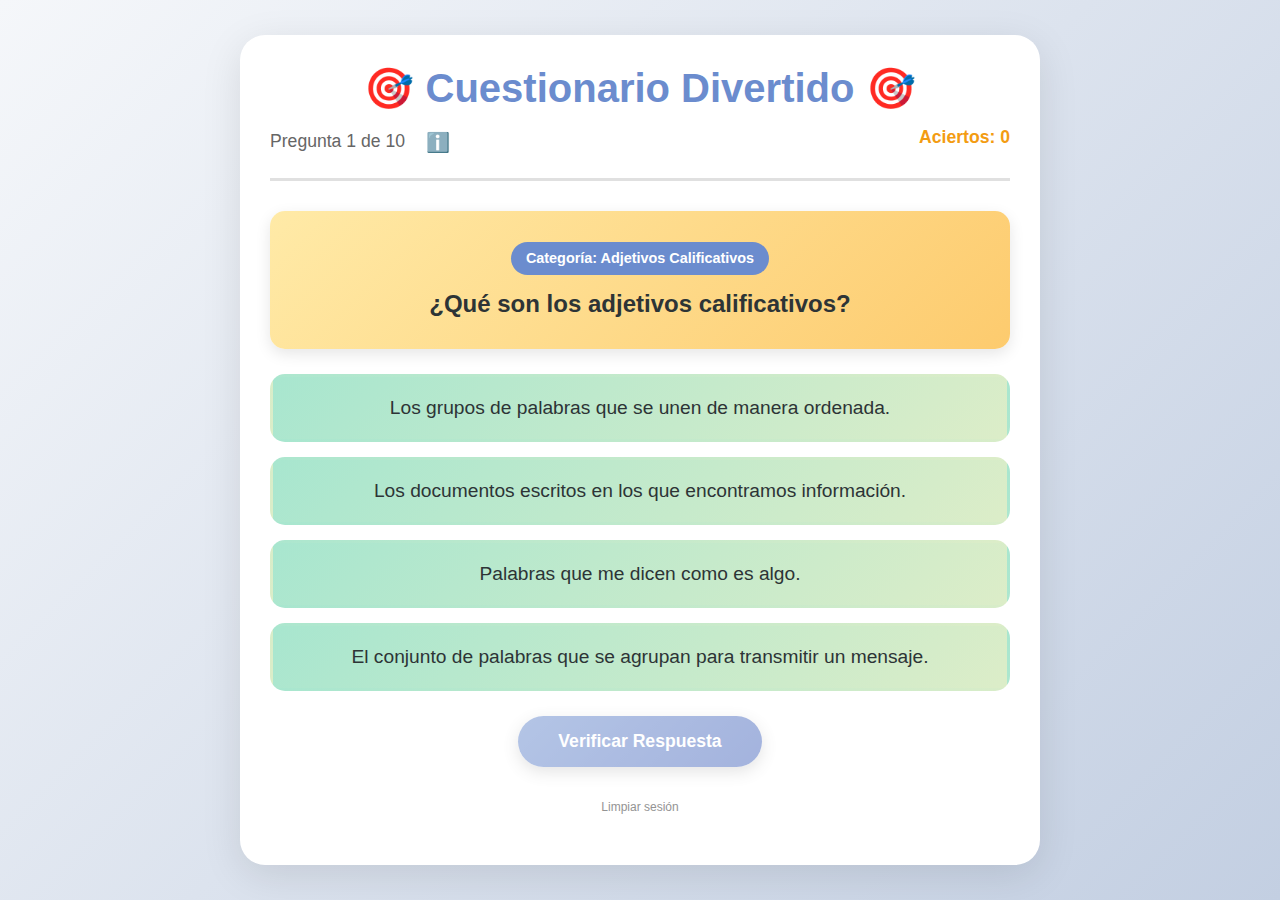
<file: index.html>
<!DOCTYPE html>
<html lang="es">
<head>
    <meta charset="UTF-8">
    <meta name="viewport" content="width=device-width, initial-scale=1.0">
    <title>Cuestionario Interactivo</title>
    <link rel="stylesheet" href="styles.css">
</head>
<body>
    <!-- Contenedor principal -->
    <div class="container">
        <!-- Encabezado -->
        <header>
            <h1>🎯 Cuestionario Divertido 🎯</h1>
            <div id="progress">
                <span>
                    Pregunta <span id="current-question">1</span> de <span id="total-questions">0</span>
                    <button id="info-btn" class="info-icon" title="Ver información de progreso">ℹ️</button>
                </span>
                <span class="score">Aciertos: <span id="score">0</span></span>
            </div>
        </header>

        <!-- Área de la pregunta -->
        <div id="quiz-container">

            <!-- Mensaje de retroalimentación -->
            <div id="feedback" style="display: none;"></div>

            <div id="question-container">
                <h2 id="question-text"></h2>
            </div>

            <!-- Área de respuestas -->
            <div id="answers-container"></div>

            <!-- Botones de acción -->
            <div id="buttons-container">
                <button id="verify-btn" class="btn btn-primary">Verificar Respuesta</button>
                <button id="next-btn" class="btn btn-secondary" style="display: none;">Siguiente Pregunta</button>
            </div>

        </div>

        <!-- Pantalla final -->
        <div id="final-screen" style="display: none;">
            <h2>🎉 ¡Completaste el cuestionario! 🎉</h2>
            <div id="final-score"></div>
            <button id="restart-btn" class="btn btn-primary">Volver a Empezar</button>
        </div>

        <!-- Enlace para limpiar sesión -->
        <div style="text-align: center; margin-top: 30px; padding-bottom: 20px;">
            <a href="#" id="clear-session-link" style="font-size: 0.75rem; color: #666; text-decoration: none; opacity: 0.7;">
                Limpiar sesión
            </a>
        </div>
    </div>

    <!-- Canvas para el efecto de confeti -->
    <canvas id="confetti-canvas"></canvas>

    <!-- Modal de información de progreso -->
    <div id="info-modal" class="modal" style="display: none;">
        <div class="modal-content">
            <span class="close-modal">&times;</span>
            <h2>📊 Información de Progreso</h2>
            <div id="modal-info-content"></div>
        </div>
    </div>

    <!-- Script principal -->
    <script src="script.min.js"></script>
</body>
</html>
</file>
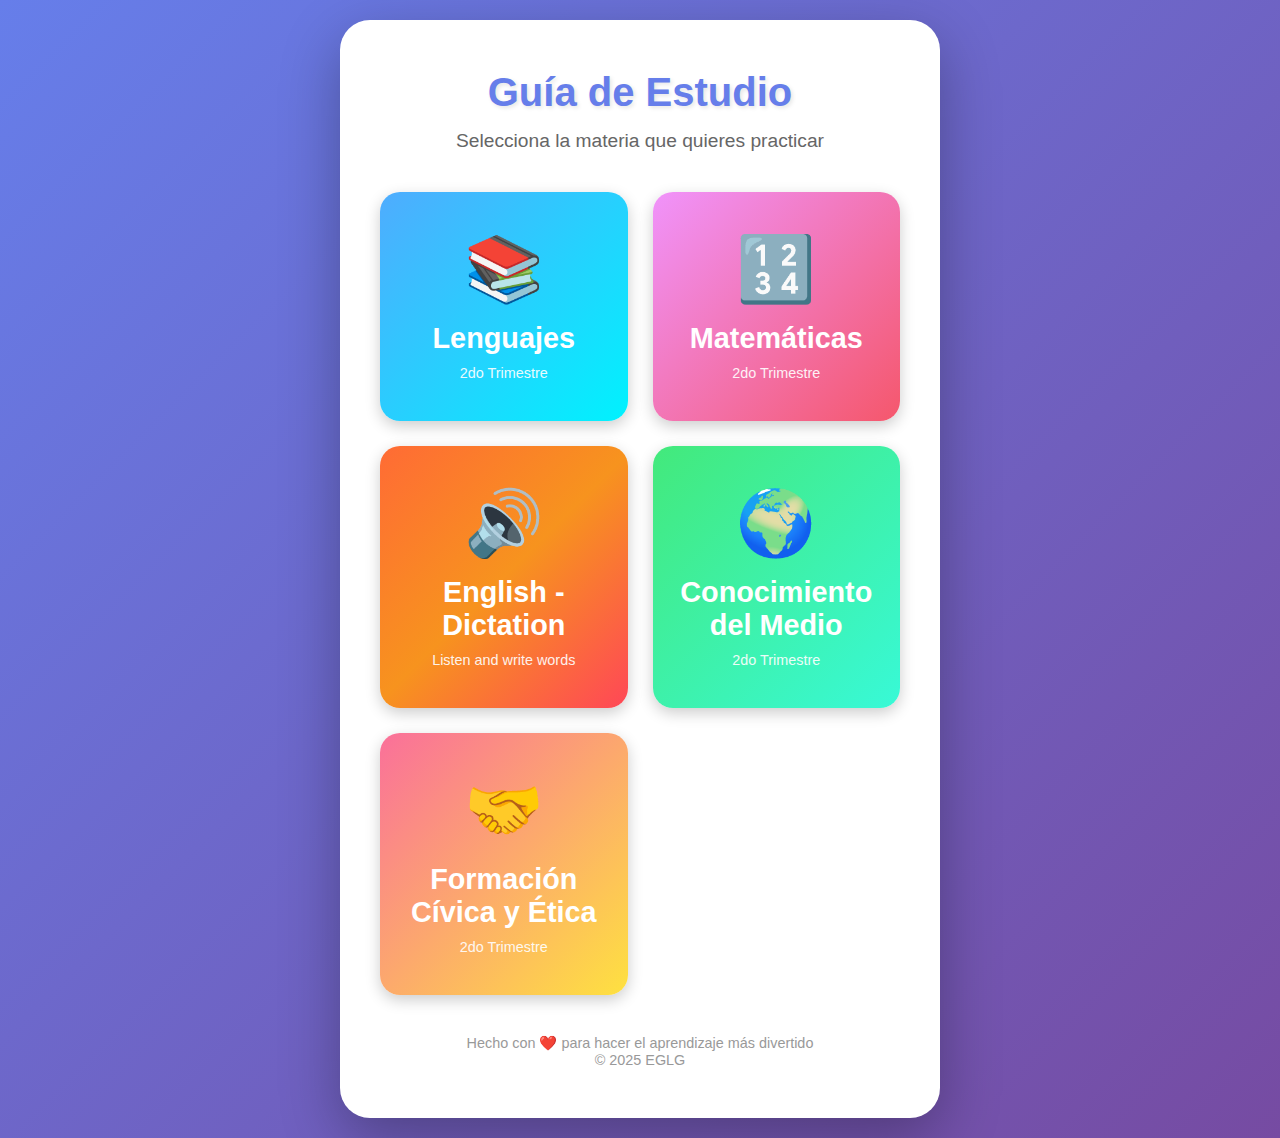
<file: docs/index.html>
<!DOCTYPE html>
<html lang="es">
<head>
    <meta charset="UTF-8">
    <meta name="viewport" content="width=device-width, initial-scale=1.0">
    <title>Guía de Estudio - Selecciona una Materia</title>
    <style>
        * {
            margin: 0;
            padding: 0;
            box-sizing: border-box;
        }

        body {
            font-family: 'Comic Sans MS', 'Arial Rounded MT Bold', sans-serif;
            background: linear-gradient(135deg, #667eea 0%, #764ba2 100%);
            min-height: 100vh;
            display: flex;
            justify-content: center;
            align-items: center;
            padding: 20px;
        }

        .container {
            background: white;
            border-radius: 30px;
            padding: 50px 40px;
            box-shadow: 0 20px 60px rgba(0, 0, 0, 0.3);
            max-width: 600px;
            width: 100%;
            text-align: center;
        }

        h1 {
            color: #667eea;
            font-size: 2.5em;
            margin-bottom: 15px;
            text-shadow: 2px 2px 4px rgba(0, 0, 0, 0.1);
        }

        .subtitle {
            color: #666;
            font-size: 1.2em;
            margin-bottom: 40px;
        }

        .subjects-grid {
            display: grid;
            grid-template-columns: repeat(auto-fit, minmax(200px, 1fr));
            gap: 25px;
            margin-top: 30px;
        }

        .subject-card {
            background: linear-gradient(135deg, #667eea 0%, #764ba2 100%);
            border-radius: 20px;
            padding: 40px 20px;
            cursor: pointer;
            transition: all 0.3s ease;
            text-decoration: none;
            color: white;
            box-shadow: 0 5px 15px rgba(0, 0, 0, 0.2);
        }

        .subject-card:hover {
            transform: translateY(-10px);
            box-shadow: 0 15px 30px rgba(0, 0, 0, 0.3);
        }

        .subject-card.matematicas {
            background: linear-gradient(135deg, #f093fb 0%, #f5576c 100%);
        }

        .subject-card.lenguajes {
            background: linear-gradient(135deg, #4facfe 0%, #00f2fe 100%);
        }

        .subject-card.conocimientoMedio {
            background: linear-gradient(135deg, #43e97b 0%, #38f9d7 100%);
        }

        .subject-card.formacionCivicaEtica {
            background: linear-gradient(135deg, #fa709a 0%, #fee140 100%);
        }

        .subject-card.ingles {
            background: linear-gradient(135deg, #ff6b35 0%, #f7931e 50%, #ff4757 100%);
            position: relative;
            overflow: hidden;
        }

        .subject-card.ingles.thanksgiving-theme {
            background: linear-gradient(135deg, #d4a574 0%, #e8ac5d 50%, #f4a460 100%);
            box-shadow: 0 5px 15px rgba(212, 165, 116, 0.4);
        }

        .subject-card.ingles.thanksgiving-theme:hover {
            background: linear-gradient(135deg, #f4a460 0%, #ff8c42 50%, #d2691e 100%);
            box-shadow: 0 15px 30px rgba(212, 165, 116, 0.6);
        }

        .subject-card.ingles.thanksgiving-theme::before {
            content: '🌽';
            position: absolute;
            top: 10px;
            right: 15px;
            font-size: 1.5em;
            opacity: 0.7;
            animation: corn-sway 3s ease-in-out infinite;
        }

        .subject-card.ingles.thanksgiving-theme::after {
            content: '🍂';
            position: absolute;
            bottom: 10px;
            left: 15px;
            font-size: 1.2em;
            opacity: 0.6;
            animation: leaf-fall 4s ease-in-out infinite;
        }

        @keyframes corn-sway {
            0%, 100% { transform: rotate(-3deg); }
            50% { transform: rotate(3deg); }
        }

        @keyframes leaf-fall {
            0%, 100% { transform: translateY(0px) rotate(0deg); }
            50% { transform: translateY(5px) rotate(10deg); }
        }

        .subject-card.inglesExamen {
            background: linear-gradient(135deg, #d2bbec 0%, #8e44ad 100%);
        }

        .subject-icon {
            font-size: 4em;
            margin-bottom: 15px;
            display: block;
        }

        .subject-title {
            font-size: 1.8em;
            font-weight: bold;
            margin-bottom: 10px;
        }

        .subject-description {
            font-size: 0.9em;
            opacity: 0.9;
        }

        footer {
            margin-top: 40px;
            color: #999;
            font-size: 0.9em;
        }

        @media (max-width: 600px) {
            h1 {
                font-size: 2em;
            }

            .subjects-grid {
                grid-template-columns: 1fr;
            }

            .container {
                padding: 30px 20px;
            }
        }
    </style>
</head>
<body>
    <div class="container">
        <h1>Guía de Estudio</h1>
        <p class="subtitle">Selecciona la materia que quieres practicar</p>

        <div class="subjects-grid">
            <!-- <a href="quiz.html?subject=matematicas" class="subject-card matematicas">
                <span class="subject-icon">🔢</span>
                <div class="subject-title">Matemáticas</div>
                <div class="subject-description">Números, sumas y conteo</div>
            </a>

            <a href="quiz.html?subject=lenguajes" class="subject-card lenguajes">
                <span class="subject-icon">📚</span>
                <div class="subject-title">Lenguajes</div>
                <div class="subject-description">Vocales, letras y palabras</div>
            </a>

            <a href="quiz.html?subject=conocimientoMedio" class="subject-card conocimientoMedio">
                <span class="subject-icon">🌍</span>
                <div class="subject-title">Conocimiento del Medio</div>
                <div class="subject-description">Cuerpo humano y salud</div>
            </a>

            <a href="quiz.html?subject=formacionCivicaEtica" class="subject-card formacionCivicaEtica">
                <span class="subject-icon">🤝</span>
                <div class="subject-title">Formación Cívica y Ética</div>
                <div class="subject-description">Reglas, respeto y valores</div>
            </a>


            <a href="quiz.html?subject=inglesExamen" class="subject-card inglesExamen">
                <span class="subject-icon">📝</span>
                <div class="subject-title">English Exam</div>
                <div class="subject-description">Reading, grammar, and writing</div>
            </a> 

            <a href="quiz.html?subject=ingles" class="subject-card ingles halloween-theme">
                <span class="subject-icon">🎃</span>
                <div class="subject-title">Halloween Dictation</div>
                <div class="subject-description">Spooky words to spell! 👻</div>
            </a>-->
            <!-- <a href="quiz.html?subject=ingles" class="subject-card ingles thanksgiving-theme">
                <span class="subject-icon">🦃</span>
                <div class="subject-title">Thanksgiving Dictation</div>
                <div class="subject-description">Words of gratitude! 🍂</div>
            </a> 
            <a href="quiz.html?subject=inglesExamen2doTrimestre" class="subject-card inglesExamen">
                <span class="subject-icon">📝</span>
                <div class="subject-title">English Exam <br> 2do Trimestre</div>
                <div class="subject-description">Reading, grammar, and writing</div>
            </a> --> 
            <a href="quiz.html?subject=lenguajes2doTrimestre" class="subject-card lenguajes">
                <span class="subject-icon">📚</span>
                <div class="subject-title">Lenguajes</div>
                <div class="subject-description">2do Trimestre</div>
            </a>
            <a href="quiz.html?subject=matematicas2doTrimestre" class="subject-card matematicas">
                <span class="subject-icon">🔢</span>
                <div class="subject-title">Matemáticas</div>
                <div class="subject-description">2do Trimestre</div>
            </a>
            <a href="quiz.html?subject=ingles" class="subject-card ingles">
                <span class="subject-icon">🔊</span>
                <div class="subject-title">English - Dictation</div>
                <div class="subject-description">Listen and write words</div>
            </a>
            <a href="quiz.html?subject=conocimientoMedio2doTrimestre" class="subject-card conocimientoMedio">
                <span class="subject-icon">🌍</span>
                <div class="subject-title">Conocimiento del Medio</div>
                <div class="subject-description">2do Trimestre</div>
            </a>
            <a href="quiz.html?subject=formacionCivicaEtica2doTrimestre" class="subject-card formacionCivicaEtica">
                <span class="subject-icon">🤝</span>
                <div class="subject-title">Formación Cívica y Ética</div>
                <div class="subject-description">2do Trimestre</div>
            </a>
        </div>

        <footer>
            Hecho con ❤️ para hacer el aprendizaje más divertido
            <br>
            &copy; 2025 EGLG
        </footer>
    </div>
</body>
</html>
</file>
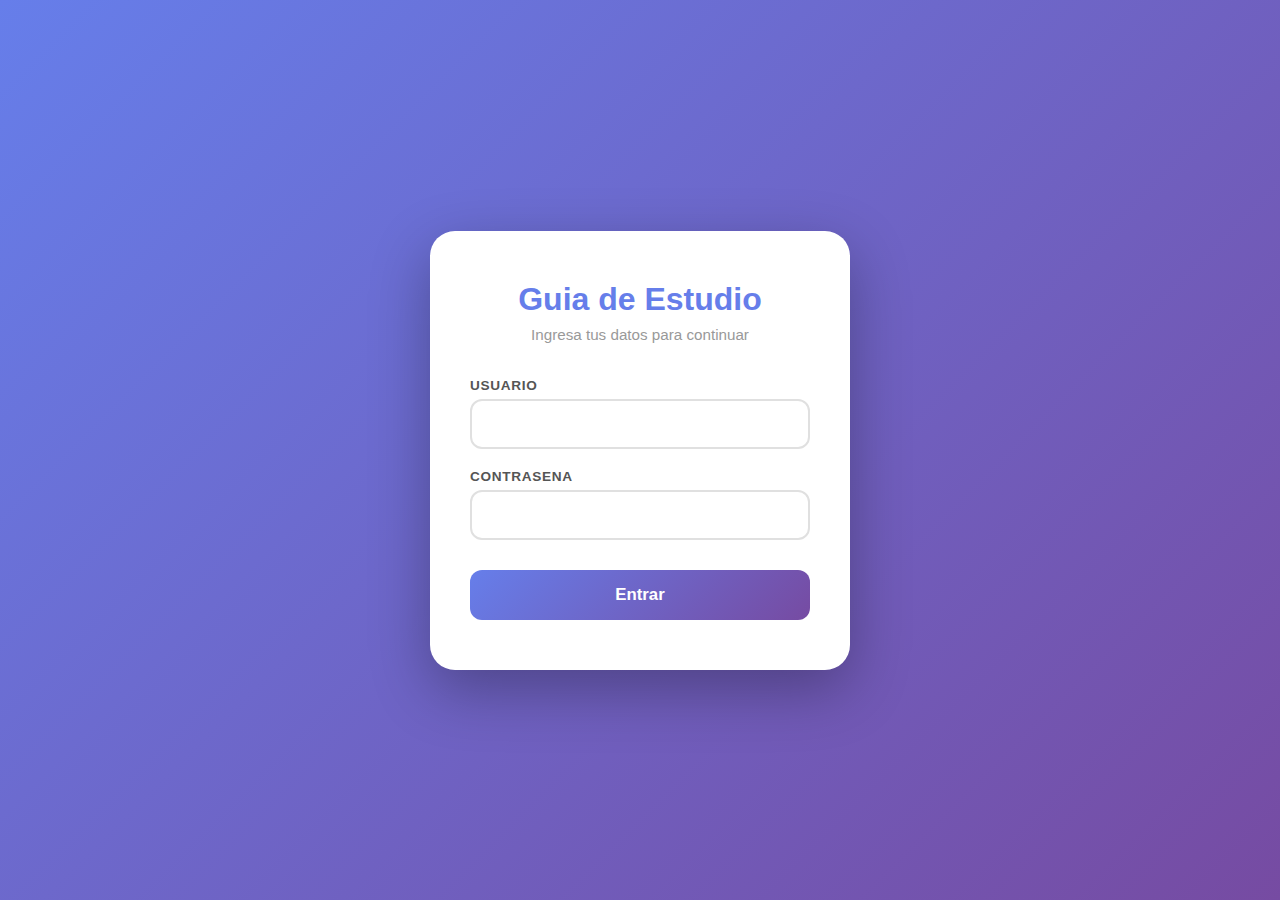
<file: docs/login.html>
<!DOCTYPE html>
<html lang="es">
<head>
    <meta charset="UTF-8">
    <meta name="viewport" content="width=device-width, initial-scale=1.0">
    <title>Iniciar Sesion - Guia de Estudio</title>
    <style>
        * { margin: 0; padding: 0; box-sizing: border-box; }

        body {
            font-family: 'Segoe UI', Tahoma, Geneva, Verdana, sans-serif;
            background: linear-gradient(135deg, #667eea 0%, #764ba2 100%);
            min-height: 100vh;
            display: flex;
            justify-content: center;
            align-items: center;
            padding: 20px;
        }

        .card {
            background: white;
            border-radius: 25px;
            padding: 50px 40px;
            box-shadow: 0 20px 60px rgba(0, 0, 0, 0.3);
            max-width: 420px;
            width: 100%;
            text-align: center;
        }

        h1 {
            color: #667eea;
            font-size: 2em;
            margin-bottom: 8px;
        }

        .subtitle {
            color: #999;
            font-size: 0.95em;
            margin-bottom: 35px;
        }

        .form-group {
            text-align: left;
            margin-bottom: 20px;
        }

        label {
            display: block;
            font-size: 0.85em;
            font-weight: 600;
            color: #555;
            margin-bottom: 6px;
            text-transform: uppercase;
            letter-spacing: 0.05em;
        }

        input[type="text"],
        input[type="password"] {
            width: 100%;
            padding: 14px 16px;
            border: 2px solid #e0e0e0;
            border-radius: 12px;
            font-size: 1em;
            transition: border-color 0.2s;
            outline: none;
        }

        input[type="text"]:focus,
        input[type="password"]:focus {
            border-color: #667eea;
        }

        .btn {
            width: 100%;
            padding: 15px;
            background: linear-gradient(135deg, #667eea 0%, #764ba2 100%);
            color: white;
            border: none;
            border-radius: 12px;
            font-size: 1.05em;
            font-weight: 600;
            cursor: pointer;
            transition: opacity 0.2s, transform 0.1s;
            margin-top: 10px;
        }

        .btn:hover { opacity: 0.9; }
        .btn:active { transform: scale(0.98); }
        .btn:disabled { opacity: 0.6; cursor: not-allowed; }

        .error-msg {
            background: #ffe8e8;
            color: #c0392b;
            border-radius: 10px;
            padding: 12px 16px;
            font-size: 0.9em;
            margin-top: 16px;
            display: none;
        }

        .loading-msg {
            color: #999;
            font-size: 0.9em;
            margin-top: 14px;
            display: none;
        }
    </style>
</head>
<body>
    <div class="card">
        <h1>Guia de Estudio</h1>
        <p class="subtitle">Ingresa tus datos para continuar</p>

        <form id="login-form">
            <div class="form-group">
                <label for="username">Usuario</label>
                <input type="text" id="username" autocomplete="username" autocapitalize="none" required />
            </div>
            <div class="form-group">
                <label for="password">Contrasena</label>
                <input type="password" id="password" autocomplete="current-password" required />
            </div>
            <button type="submit" class="btn" id="submit-btn">Entrar</button>
        </form>

        <p class="error-msg" id="error-msg">Usuario o contrasena incorrectos.</p>
        <p class="loading-msg" id="loading-msg">Verificando...</p>
    </div>

    <script src="js/api.js"></script>
    <script>
        if (isAuthenticated()) {
            window.location.replace('index.html');
        }

        document.getElementById('login-form').addEventListener('submit', async function (e) {
            e.preventDefault();
            var username = document.getElementById('username').value.trim();
            var password = document.getElementById('password').value;
            var btn = document.getElementById('submit-btn');
            var errorMsg = document.getElementById('error-msg');
            var loadingMsg = document.getElementById('loading-msg');

            btn.disabled = true;
            errorMsg.style.display = 'none';
            loadingMsg.style.display = 'block';

            try {
                var res = await fetch(API_BASE + '/auth/login', {
                    method: 'POST',
                    headers: { 'Content-Type': 'application/json' },
                    body: JSON.stringify({ username: username, password: password })
                });

                if (res.ok) {
                    var data = await res.json();
                    setToken(data.access_token);
                    window.location.replace('index.html');
                } else {
                    errorMsg.style.display = 'block';
                    btn.disabled = false;
                }
            } catch (err) {
                errorMsg.textContent = 'Error de conexion. Intenta de nuevo.';
                errorMsg.style.display = 'block';
                btn.disabled = false;
            } finally {
                loadingMsg.style.display = 'none';
            }
        });
    </script>
</body>
</html>
</file>
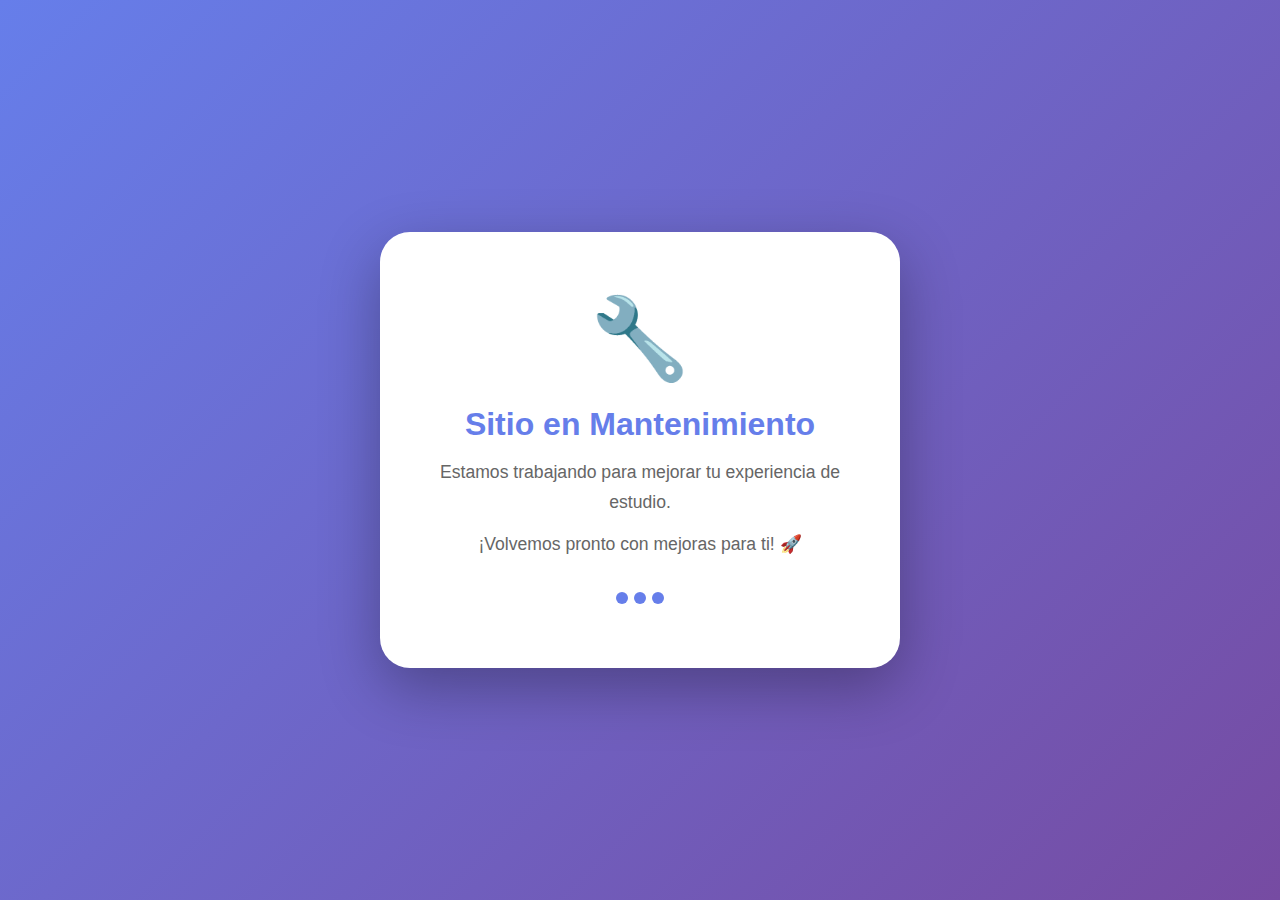
<file: docs/maintenance.html>
<!DOCTYPE html>
<html lang="es">
<head>
    <meta charset="UTF-8">
    <meta name="viewport" content="width=device-width, initial-scale=1.0">
    <title>Sitio en Mantenimiento</title>
    <style>
        * {
            margin: 0;
            padding: 0;
            box-sizing: border-box;
        }

        body {
            font-family: 'Comic Sans MS', 'Arial Rounded MT Bold', sans-serif;
            background: linear-gradient(135deg, #667eea 0%, #764ba2 100%);
            min-height: 100vh;
            display: flex;
            justify-content: center;
            align-items: center;
            padding: 20px;
        }

        .container {
            background: white;
            border-radius: 30px;
            padding: 60px 40px;
            box-shadow: 0 20px 60px rgba(0, 0, 0, 0.3);
            max-width: 520px;
            width: 100%;
            text-align: center;
        }

        .icon {
            font-size: 5em;
            margin-bottom: 20px;
            animation: spin 6s linear infinite;
            display: inline-block;
        }

        @keyframes spin {
            0%   { transform: rotate(0deg); }
            25%  { transform: rotate(10deg); }
            75%  { transform: rotate(-10deg); }
            100% { transform: rotate(0deg); }
        }

        h1 {
            color: #667eea;
            font-size: 2em;
            margin-bottom: 15px;
        }

        p {
            color: #666;
            font-size: 1.1em;
            line-height: 1.7;
            margin-bottom: 12px;
        }

        .dots {
            display: inline-flex;
            gap: 6px;
            margin-top: 20px;
        }

        .dot {
            width: 12px;
            height: 12px;
            border-radius: 50%;
            background: #667eea;
            animation: bounce 1.4s ease-in-out infinite;
        }

        .dot:nth-child(2) { animation-delay: 0.2s; }
        .dot:nth-child(3) { animation-delay: 0.4s; }

        @keyframes bounce {
            0%, 80%, 100% { transform: scale(0.6); opacity: 0.5; }
            40%           { transform: scale(1);   opacity: 1; }
        }
    </style>
</head>
<body>
    <div class="container">
        <div class="icon">🔧</div>
        <h1>Sitio en Mantenimiento</h1>
        <p>Estamos trabajando para mejorar tu experiencia de estudio.</p>
        <p>¡Volvemos pronto con mejoras para ti! 🚀</p>
        <div class="dots">
            <div class="dot"></div>
            <div class="dot"></div>
            <div class="dot"></div>
        </div>
    </div>
</body>
</html>
</file>
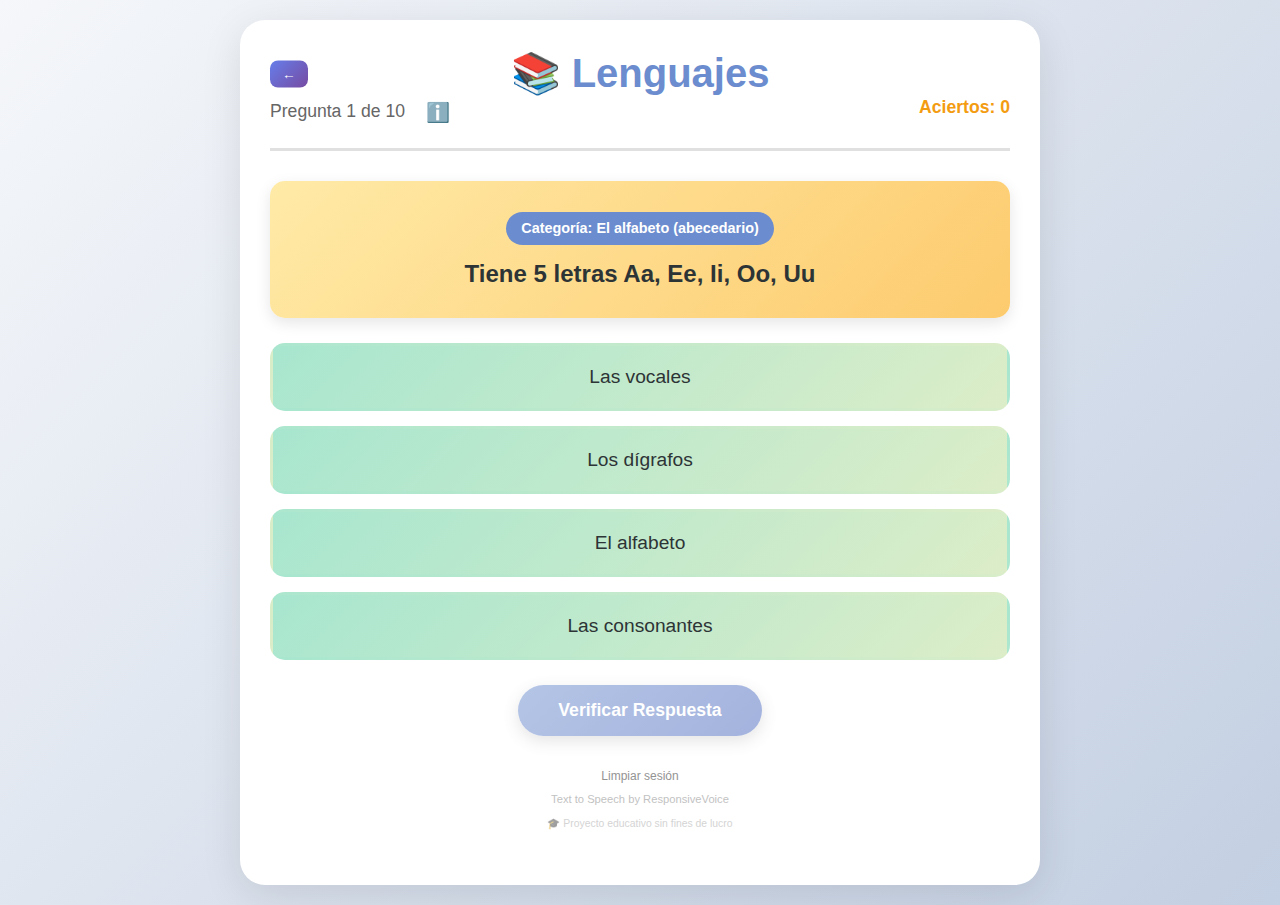
<file: docs/quiz.html>
<!DOCTYPE html>
<html lang="es">
<head>
        <meta charset="UTF-8">
        <meta name="viewport" content="width=device-width, initial-scale=1.0">
        <meta name="description" content="Cuestionario educativo interactivo - Proyecto no comercial para uso educativo">
        <title>Cuestionario Interactivo - Educativo</title>
        <link rel="stylesheet" href="styles.css">
        <!-- ResponsiveVoice NonCommercial License - Educational Use Only -->
        <script src="https://code.responsivevoice.org/responsivevoice.js?key=1GiTYaIX"></script>
        <!-- Google tag (gtag.js) -->
        <script async src="https://www.googletagmanager.com/gtag/js?id=G-KLM05R1ECY"></script>
        <script>
        window.dataLayer = window.dataLayer || [];
        function gtag(){dataLayer.push(arguments);}
        gtag('js', new Date());

        gtag('config', 'G-KLM05R1ECY');
        </script>
</head>
<body>
    <!-- Contenedor principal -->
    <div class="container">
        <!-- Encabezado -->
        <header>
            <div style="position: relative;">
                <a href="index.html" class="btn-back" style="position: absolute; left: 0; top: 50%; transform: translateY(-50%); padding: 6px 12px; background: linear-gradient(135deg, #667eea 0%, #764ba2 100%); color: white; text-decoration: none; border-radius: 8px; font-size: 0.85em; transition: all 0.3s ease;">
                    ←
                </a>
                <h1 id="quiz-title" style="margin: 0;">🎯 Cuestionario Divertido 🎯</h1>
            </div>
            <div id="progress">
                <span>
                    Pregunta <span id="current-question">1</span> de <span id="total-questions">0</span>
                    <button id="info-btn" class="info-icon" title="Ver información de progreso">ℹ️</button>
                </span>
                <span class="score">Aciertos: <span id="score">0</span></span>
            </div>
        </header>

        <!-- Selector de categoría (para dictados con múltiples temas) -->
        <div id="category-selector" style="display: none;">
            <h2 class="cat-selector-title">🔊 Selecciona el dictado</h2>
            <div id="category-cards"></div>
        </div>

        <!-- Área de la pregunta -->
        <div id="quiz-container">

            <!-- Mensaje de retroalimentación -->
            <div id="feedback" style="display: none;"></div>

            <div id="question-container">
                <h2 id="question-text"></h2>
            </div>

            <!-- Área de respuestas -->
            <div id="answers-container"></div>

            <!-- Botones de acción -->
            <div id="buttons-container">
                <button id="verify-btn" class="btn btn-primary">Verificar Respuesta</button>
                <button id="next-btn" class="btn btn-secondary" style="display: none;">Siguiente Pregunta</button>
            </div>

        </div>

        <!-- Pantalla final -->
        <div id="final-screen" style="display: none;">
            <h2>🎉 ¡Completaste el cuestionario! 🎉</h2>
            <div id="final-score"></div>
            <button id="restart-btn" class="btn btn-primary">Volver a Empezar</button>
        </div>

        <!-- Enlace para limpiar sesión -->
        <div style="text-align: center; margin-top: 30px; padding-bottom: 5px;">
            <a href="#" id="clear-session-link" style="font-size: 0.75rem; color: #666; text-decoration: none; opacity: 0.7;">
                Limpiar sesión
            </a>
        </div>
        
        <!-- ResponsiveVoice attribution (required for NonCommercial license) -->
        <div style="text-align: center; padding-bottom: 5px;">
            <a href="https://responsivevoice.org" target="_blank" rel="noopener" style="font-size: 0.7rem; color: #999; text-decoration: none; opacity: 0.6;">
                Text to Speech by ResponsiveVoice
            </a>
        </div>
        
        <!-- Non-commercial educational project notice -->
        <div style="text-align: center; padding-bottom: 20px;">
            <p style="font-size: 0.65rem; color: #aaa; margin: 5px 0; opacity: 0.5;">
                🎓 Proyecto educativo sin fines de lucro
            </p>
        </div>
    </div>

    <!-- Canvas para el efecto de confeti -->
    <canvas id="confetti-canvas"></canvas>

    <!-- Modal de información de progreso -->
    <div id="info-modal" class="modal" style="display: none;">
        <div class="modal-content">
            <span class="close-modal">&times;</span>
            <h2>📊 Información de Progreso</h2>
            <div id="modal-info-content"></div>
        </div>
    </div>

    <!-- Script principal -->
    <script src="js/api.js"></script>
    <script src="script.min.js"></script>
</body>
</html>
</file>
<file: styles.css>
/* Reset y estilos base */
* {
    margin: 0;
    padding: 0;
    box-sizing: border-box;
}

body {
    font-family: 'Segoe UI', Tahoma, Geneva, Verdana, sans-serif;
    background: linear-gradient(135deg, #f5f7fa 0%, #c3cfe2 100%);
    min-height: 100vh;
    display: flex;
    justify-content: center;
    align-items: center;
    padding: 20px;
}

/* Contenedor principal */
.container {
    max-width: 800px;
    width: 100%;
    background: white;
    border-radius: 25px;
    box-shadow: 0 10px 40px rgba(0, 0, 0, 0.1);
    padding: 30px;
    position: relative;
    z-index: 1;
}

/* Encabezado */
header {
    text-align: center;
    margin-bottom: 30px;
    padding-bottom: 20px;
    border-bottom: 3px solid #e0e0e0;
}

header h1 {
    color: #6b8cce;
    font-size: 2.5rem;
    margin-bottom: 15px;
}

#progress {
    display: flex;
    justify-content: space-between;
    font-size: 1.1rem;
    color: #666;
    flex-wrap: wrap;
    gap: 10px;
}

.score {
    font-weight: bold;
    color: #f39c12;
}

/* Botón de información */
.info-icon {
    background: none;
    border: none;
    font-size: 1.2rem;
    cursor: pointer;
    margin-left: 8px;
    padding: 4px 8px;
    border-radius: 50%;
    transition: all 0.3s ease;
    vertical-align: middle;
}

.info-icon:hover {
    background: #e8f4f8;
    transform: scale(1.1);
}

.info-icon:active {
    transform: scale(0.95);
}

/* Modal de información */
.modal {
    position: fixed;
    z-index: 10000;
    left: 0;
    top: 0;
    width: 100%;
    height: 100%;
    background-color: rgba(0, 0, 0, 0.5);
    display: flex;
    justify-content: center;
    align-items: center;
    animation: fadeIn 0.3s ease;
}

.modal-content {
    background-color: white;
    padding: 30px;
    border-radius: 20px;
    box-shadow: 0 10px 40px rgba(0, 0, 0, 0.3);
    max-width: 500px;
    width: 90%;
    position: relative;
    animation: slideIn 0.3s ease;
}

.modal-content h2 {
    color: #6b8cce;
    margin-bottom: 20px;
    text-align: center;
}

.close-modal {
    position: absolute;
    right: 15px;
    top: 15px;
    font-size: 2rem;
    font-weight: bold;
    color: #999;
    cursor: pointer;
    transition: color 0.3s ease;
    line-height: 1;
}

.close-modal:hover {
    color: #333;
}

#modal-info-content {
    text-align: left;
}

#modal-info-content p {
    margin: 10px 0;
    font-size: 1.1rem;
    color: #2d3436;
}

#modal-info-content strong {
    color: #6b8cce;
}

#modal-info-content .stat-row {
    padding: 10px;
    background: #f8f9fa;
    border-radius: 8px;
    margin: 8px 0;
}

#modal-info-content .warning {
    color: #ff6b6b;
    background: #ffe8e8;
    padding: 12px;
    border-radius: 8px;
    margin-top: 15px;
}

/* Información de progreso (eliminada del header) */
.progress-info {
    display: none;
}

/* Etiqueta de categoría */
.category-tag {
    display: inline-block;
    background: #6b8cce;
    color: white;
    padding: 5px 15px;
    border-radius: 20px;
    font-size: 0.9rem;
    margin-bottom: 10px;
    font-weight: 600;
}

/* Contenedor de la pregunta */
#question-container {
    background: linear-gradient(135deg, #ffeaa7 0%, #fdcb6e 100%);
    padding: 25px;
    border-radius: 15px;
    margin-bottom: 25px;
    box-shadow: 0 5px 15px rgba(0, 0, 0, 0.1);
}

#question-text {
    color: #2d3436;
    font-size: 1.5rem;
    text-align: center;
    line-height: 1.6;
}

/* Contenedor de respuestas */
#answers-container {
    display: grid;
    gap: 15px;
    margin-bottom: 25px;
}

.answer-option {
    background: linear-gradient(135deg, #a8e6cf 0%, #dcedc8 100%);
    border: 3px solid transparent;
    border-radius: 15px;
    padding: 20px;
    font-size: 1.2rem;
    cursor: pointer;
    transition: all 0.3s ease;
    text-align: center;
    color: #2d3436;
}

.answer-option:hover {
    transform: translateY(-5px);
    box-shadow: 0 8px 20px rgba(0, 0, 0, 0.15);
}

.answer-option.selected {
    border-color: #6b8cce;
    background: linear-gradient(135deg, #74b9ff 0%, #a29bfe 100%);
    color: white;
    font-weight: bold;
}

.answer-option.correct {
    border-color: #00b894;
    background: linear-gradient(135deg, #55efc4 0%, #00b894 100%);
    color: white;
    animation: pulse 0.5s ease-in-out;
}

.answer-option.incorrect {
    border-color: #d63031;
    background: linear-gradient(135deg, #ff7675 0%, #d63031 100%);
    color: white;
    animation: shake 0.5s ease-in-out;
}

.answer-option.disabled {
    cursor: not-allowed;
    opacity: 0.7;
}

/* Botones */
#buttons-container {
    display: flex;
    justify-content: center;
    gap: 15px;
    flex-wrap: wrap;
}

.btn {
    padding: 15px 40px;
    font-size: 1.1rem;
    border: none;
    border-radius: 30px;
    cursor: pointer;
    transition: all 0.3s ease;
    font-weight: bold;
    box-shadow: 0 5px 15px rgba(0, 0, 0, 0.2);
}

.btn:hover {
    transform: translateY(-3px);
    box-shadow: 0 8px 20px rgba(0, 0, 0, 0.3);
}

.btn:active {
    transform: translateY(0);
}

.btn-primary {
    background: linear-gradient(135deg, #6b8cce 0%, #4a69bd 100%);
    color: white;
}

.btn-secondary {
    background: linear-gradient(135deg, #fdcb6e 0%, #f39c12 100%);
    color: white;
}

.btn:disabled {
    opacity: 0.5;
    cursor: not-allowed;
    transform: none;
}

/* Retroalimentación */
#feedback {
    margin-top: 10px;
    margin-bottom: 20px;
    padding: 20px;
    border-radius: 15px;
    text-align: center;
    font-size: 1.2rem;
    font-weight: bold;
    animation: fadeIn 0.5s ease-in-out;
}

#feedback.correct {
    background: linear-gradient(135deg, #55efc4 0%, #00b894 100%);
    color: white;
}

#feedback.incorrect {
    background: linear-gradient(135deg, #ff7675 0%, #d63031 100%);
    color: white;
}

/* Pantalla final */
#final-screen {
    text-align: center;
    animation: fadeIn 0.5s ease-in-out;
}

#final-screen h2 {
    color: #6b8cce;
    font-size: 2.5rem;
    margin-bottom: 25px;
}

#final-score {
    font-size: 1.8rem;
    color: #2d3436;
    margin-bottom: 30px;
    padding: 30px;
    background: linear-gradient(135deg, #ffeaa7 0%, #fdcb6e 100%);
    border-radius: 15px;
    font-weight: bold;
}

/* Canvas de confeti */
#confetti-canvas {
    position: fixed;
    top: 0;
    left: 0;
    width: 100%;
    height: 100%;
    pointer-events: none;
    z-index: 9999;
}

/* Animaciones */
@keyframes fadeIn {
    from {
        opacity: 0;
        transform: translateY(20px);
    }
    to {
        opacity: 1;
        transform: translateY(0);
    }
}

@keyframes slideIn {
    from {
        opacity: 0;
        transform: translateY(-50px) scale(0.9);
    }
    to {
        opacity: 1;
        transform: translateY(0) scale(1);
    }
}

@keyframes pulse {
    0%, 100% {
        transform: scale(1);
    }
    50% {
        transform: scale(1.05);
    }
}

@keyframes shake {
    0%, 100% {
        transform: translateX(0);
    }
    25% {
        transform: translateX(-10px);
    }
    75% {
        transform: translateX(10px);
    }
}

/* Responsive para móviles */
@media (max-width: 768px) {
    .container {
        padding: 20px;
    }

    header h1 {
        font-size: 1.8rem;
    }

    #question-text {
        font-size: 1.2rem;
    }

    .answer-option {
        padding: 15px;
        font-size: 1rem;
    }

    .btn {
        padding: 12px 30px;
        font-size: 1rem;
    }

    #final-screen h2 {
        font-size: 1.8rem;
    }

    #final-score {
        font-size: 1.4rem;
        padding: 20px;
    }
}

@media (max-width: 480px) {
    header h1 {
        font-size: 1.5rem;
    }

    #progress {
        font-size: 0.9rem;
        justify-content: center;
    }

    #question-text {
        font-size: 1.1rem;
    }

    .answer-option {
        font-size: 0.95rem;
    }
}

/* Enlace para limpiar sesión */
#clear-session-link:hover {
    opacity: 1 !important;
    text-decoration: underline !important;
    color: #ff4444 !important;
}
</file>
<file: docs/styles.css>
/* Reset y estilos base */
* {
    margin: 0;
    padding: 0;
    box-sizing: border-box;
}

body {
    font-family: 'Segoe UI', Tahoma, Geneva, Verdana, sans-serif;
    background: linear-gradient(135deg, #f5f7fa 0%, #c3cfe2 100%);
    min-height: 100vh;
    display: flex;
    justify-content: center;
    align-items: center;
    padding: 20px;
}

/* Contenedor principal */
.container {
    max-width: 800px;
    width: 100%;
    background: white;
    border-radius: 25px;
    box-shadow: 0 10px 40px rgba(0, 0, 0, 0.1);
    padding: 30px;
    position: relative;
    z-index: 1;
}

/* Encabezado */
header {
    text-align: center;
    margin-bottom: 30px;
    padding-bottom: 20px;
    border-bottom: 3px solid #e0e0e0;
}

header h1 {
    color: #6b8cce;
    font-size: 2.5rem;
    margin-bottom: 15px;
}

#progress {
    display: flex;
    justify-content: space-between;
    font-size: 1.1rem;
    color: #666;
    flex-wrap: wrap;
    gap: 10px;
}

.score {
    font-weight: bold;
    color: #f39c12;
}

/* Botón de información */
.info-icon {
    background: none;
    border: none;
    font-size: 1.2rem;
    cursor: pointer;
    margin-left: 8px;
    padding: 4px 8px;
    border-radius: 50%;
    transition: all 0.3s ease;
    vertical-align: middle;
}

.info-icon:hover {
    background: #e8f4f8;
    transform: scale(1.1);
}

.info-icon:active {
    transform: scale(0.95);
}

/* Modal de información */
.modal {
    position: fixed;
    z-index: 10000;
    left: 0;
    top: 0;
    width: 100%;
    height: 100%;
    background-color: rgba(0, 0, 0, 0.5);
    display: flex;
    justify-content: center;
    align-items: center;
    animation: fadeIn 0.3s ease;
}

.modal-content {
    background-color: white;
    padding: 30px;
    border-radius: 20px;
    box-shadow: 0 10px 40px rgba(0, 0, 0, 0.3);
    max-width: 500px;
    width: 90%;
    position: relative;
    animation: slideIn 0.3s ease;
}

.modal-content h2 {
    color: #6b8cce;
    margin-bottom: 20px;
    text-align: center;
}

.close-modal {
    position: absolute;
    right: 15px;
    top: 15px;
    font-size: 2rem;
    font-weight: bold;
    color: #999;
    cursor: pointer;
    transition: color 0.3s ease;
    line-height: 1;
}

.close-modal:hover {
    color: #333;
}

#modal-info-content {
    text-align: left;
}

#modal-info-content p {
    margin: 10px 0;
    font-size: 1.1rem;
    color: #2d3436;
}

#modal-info-content strong {
    color: #6b8cce;
}

#modal-info-content .stat-row {
    padding: 10px;
    background: #f8f9fa;
    border-radius: 8px;
    margin: 8px 0;
}

#modal-info-content .warning {
    color: #ff6b6b;
    background: #ffe8e8;
    padding: 12px;
    border-radius: 8px;
    margin-top: 15px;
}

/* Información de progreso (eliminada del header) */
.progress-info {
    display: none;
}

/* Etiqueta de categoría */
.category-tag {
    display: inline-block;
    background: #6b8cce;
    color: white;
    padding: 5px 15px;
    border-radius: 20px;
    font-size: 0.9rem;
    margin-bottom: 10px;
    font-weight: 600;
}

/* Contenedor de la pregunta */
#question-container {
    background: linear-gradient(135deg, #ffeaa7 0%, #fdcb6e 100%);
    padding: 25px;
    border-radius: 15px;
    margin-bottom: 25px;
    box-shadow: 0 5px 15px rgba(0, 0, 0, 0.1);
    display: flex;
    flex-direction: column;
    gap: 15px;
}

#question-text {
    color: #2d3436;
    font-size: 1.5rem;
    text-align: center;
    line-height: 1.6;
}

/* Imagen de la pregunta */
.question-image {
    width: 100%;
    max-width: 300px;
    height: auto;
    border-radius: 10px;
    margin: 0 auto;
    display: block;
    box-shadow: 0 3px 10px rgba(0, 0, 0, 0.1);
    background: white;
    padding: 10px;
}

/* Contenedor de respuestas */
#answers-container {
    display: grid;
    gap: 15px;
    margin-bottom: 25px;
}

.answer-option {
    background: linear-gradient(135deg, #a8e6cf 0%, #dcedc8 100%);
    border: 3px solid transparent;
    border-radius: 15px;
    padding: 20px;
    font-size: 1.2rem;
    cursor: pointer;
    transition: all 0.3s ease;
    text-align: center;
    color: #2d3436;
}

.answer-option:hover {
    transform: translateY(-5px);
    box-shadow: 0 8px 20px rgba(0, 0, 0, 0.15);
}

.answer-option.selected {
    border-color: #6b8cce;
    background: linear-gradient(135deg, #74b9ff 0%, #a29bfe 100%);
    color: white;
    font-weight: bold;
}

.answer-option.correct {
    border-color: #00b894;
    background: linear-gradient(135deg, #55efc4 0%, #00b894 100%);
    color: white;
    animation: pulse 0.5s ease-in-out;
}

.answer-option.incorrect {
    border-color: #d63031;
    background: linear-gradient(135deg, #ff7675 0%, #d63031 100%);
    color: white;
    animation: shake 0.5s ease-in-out;
}

.answer-option.disabled {
    cursor: not-allowed;
    opacity: 0.7;
}

/* Input de texto para respuestas */
.text-input-container {
    width: 100%;
    max-width: 500px;
    margin: 20px auto;
}

.text-answer-input {
    width: 100%;
    padding: 15px 20px;
    font-size: 1.2rem;
    border: 3px solid #ddd;
    border-radius: 15px;
    box-sizing: border-box;
    font-family: 'Comic Sans MS', 'Poppins', sans-serif;
    text-align: center;
    transition: all 0.3s ease;
    background: white;
}

.text-answer-input:focus {
    outline: none;
    border-color: #4ecdc4;
    box-shadow: 0 0 15px rgba(78, 205, 196, 0.3);
    transform: scale(1.02);
}

.text-answer-input:disabled {
    background: #f5f5f5;
    cursor: not-allowed;
}

.text-answer-input.correct-input {
    border-color: #2ecc71;
    background: #d4edda;
    animation: pulse 0.5s ease;
}

.text-answer-input.incorrect-input {
    border-color: #e74c3c;
    background: #f8d7da;
    animation: shake 0.5s ease;
}

/* Contenedor de dictado con audio */
.dictation-container {
    display: flex;
    flex-direction: column;
    align-items: center;
    gap: 20px;
    width: 100%;
    max-width: 500px;
    margin: 20px auto;
}

.audio-button {
    background: linear-gradient(135deg, #667eea 0%, #764ba2 100%);
    border: none;
    border-radius: 50%;
    width: 100px;
    height: 100px;
    font-size: 3rem;
    cursor: pointer;
    transition: all 0.3s ease;
    box-shadow: 0 5px 20px rgba(102, 126, 234, 0.4);
    display: flex;
    align-items: center;
    justify-content: center;
}

.audio-button:hover {
    transform: scale(1.1);
    box-shadow: 0 8px 30px rgba(102, 126, 234, 0.6);
}

.audio-button:active {
    transform: scale(0.95);
}

.dictation-container .text-answer-input {
    width: 100%;
}

/* Botones */
#buttons-container {
    display: flex;
    justify-content: center;
    gap: 15px;
    flex-wrap: wrap;
}

.btn {
    padding: 15px 40px;
    font-size: 1.1rem;
    border: none;
    border-radius: 30px;
    cursor: pointer;
    transition: all 0.3s ease;
    font-weight: bold;
    box-shadow: 0 5px 15px rgba(0, 0, 0, 0.2);
}

.btn:hover {
    transform: translateY(-3px);
    box-shadow: 0 8px 20px rgba(0, 0, 0, 0.3);
}

.btn:active {
    transform: translateY(0);
}

.btn-primary {
    background: linear-gradient(135deg, #6b8cce 0%, #4a69bd 100%);
    color: white;
}

.btn-secondary {
    background: linear-gradient(135deg, #fdcb6e 0%, #f39c12 100%);
    color: white;
}

.btn:disabled {
    opacity: 0.5;
    cursor: not-allowed;
    transform: none;
}

/* Retroalimentación */
#feedback {
    margin-top: 10px;
    margin-bottom: 20px;
    padding: 20px;
    border-radius: 15px;
    text-align: center;
    font-size: 1.2rem;
    font-weight: bold;
    animation: fadeIn 0.5s ease-in-out;
}

#feedback.correct {
    background: linear-gradient(135deg, #55efc4 0%, #00b894 100%);
    color: white;
}

#feedback.incorrect {
    background: linear-gradient(135deg, #ff7675 0%, #d63031 100%);
    color: white;
}

/* Pantalla final */
#final-screen {
    text-align: center;
    animation: fadeIn 0.5s ease-in-out;
}

#final-screen h2 {
    color: #6b8cce;
    font-size: 2.5rem;
    margin-bottom: 25px;
}

#final-score {
    font-size: 1.8rem;
    color: #2d3436;
    margin-bottom: 30px;
    padding: 30px;
    background: linear-gradient(135deg, #ffeaa7 0%, #fdcb6e 100%);
    border-radius: 15px;
    font-weight: bold;
}

/* Canvas de confeti */
#confetti-canvas {
    position: fixed;
    top: 0;
    left: 0;
    width: 100%;
    height: 100%;
    pointer-events: none;
    z-index: 9999;
}

/* Animaciones */
@keyframes fadeIn {
    from {
        opacity: 0;
        transform: translateY(20px);
    }
    to {
        opacity: 1;
        transform: translateY(0);
    }
}

@keyframes slideIn {
    from {
        opacity: 0;
        transform: translateY(-50px) scale(0.9);
    }
    to {
        opacity: 1;
        transform: translateY(0) scale(1);
    }
}

@keyframes pulse {
    0%, 100% {
        transform: scale(1);
    }
    50% {
        transform: scale(1.05);
    }
}

@keyframes shake {
    0%, 100% {
        transform: translateX(0);
    }
    25% {
        transform: translateX(-10px);
    }
    75% {
        transform: translateX(10px);
    }
}

/* Responsive para móviles */
@media (max-width: 768px) {
    .container {
        padding: 20px;
    }

    header h1 {
        font-size: 1.8rem;
    }

    #question-text {
        font-size: 1.2rem;
    }

    .question-image {
        max-width: 250px;
    }

    .answer-option {
        padding: 15px;
        font-size: 1rem;
    }

    .btn {
        padding: 12px 30px;
        font-size: 1rem;
    }

    #final-screen h2 {
        font-size: 1.8rem;
    }

    #final-score {
        font-size: 1.4rem;
        padding: 20px;
    }
}

@media (max-width: 480px) {
    header h1 {
        font-size: 1.5rem;
    }

    #progress {
        font-size: 0.9rem;
        justify-content: center;
    }

    #question-text {
        font-size: 1.1rem;
    }

    .question-image {
        max-width: 200px;
    }

    .answer-option {
        font-size: 0.95rem;
    }
}

/* Enlace para limpiar sesión */
#clear-session-link:hover {
    opacity: 1 !important;
    text-decoration: underline !important;
    color: #ff4444 !important;
}
</file>
